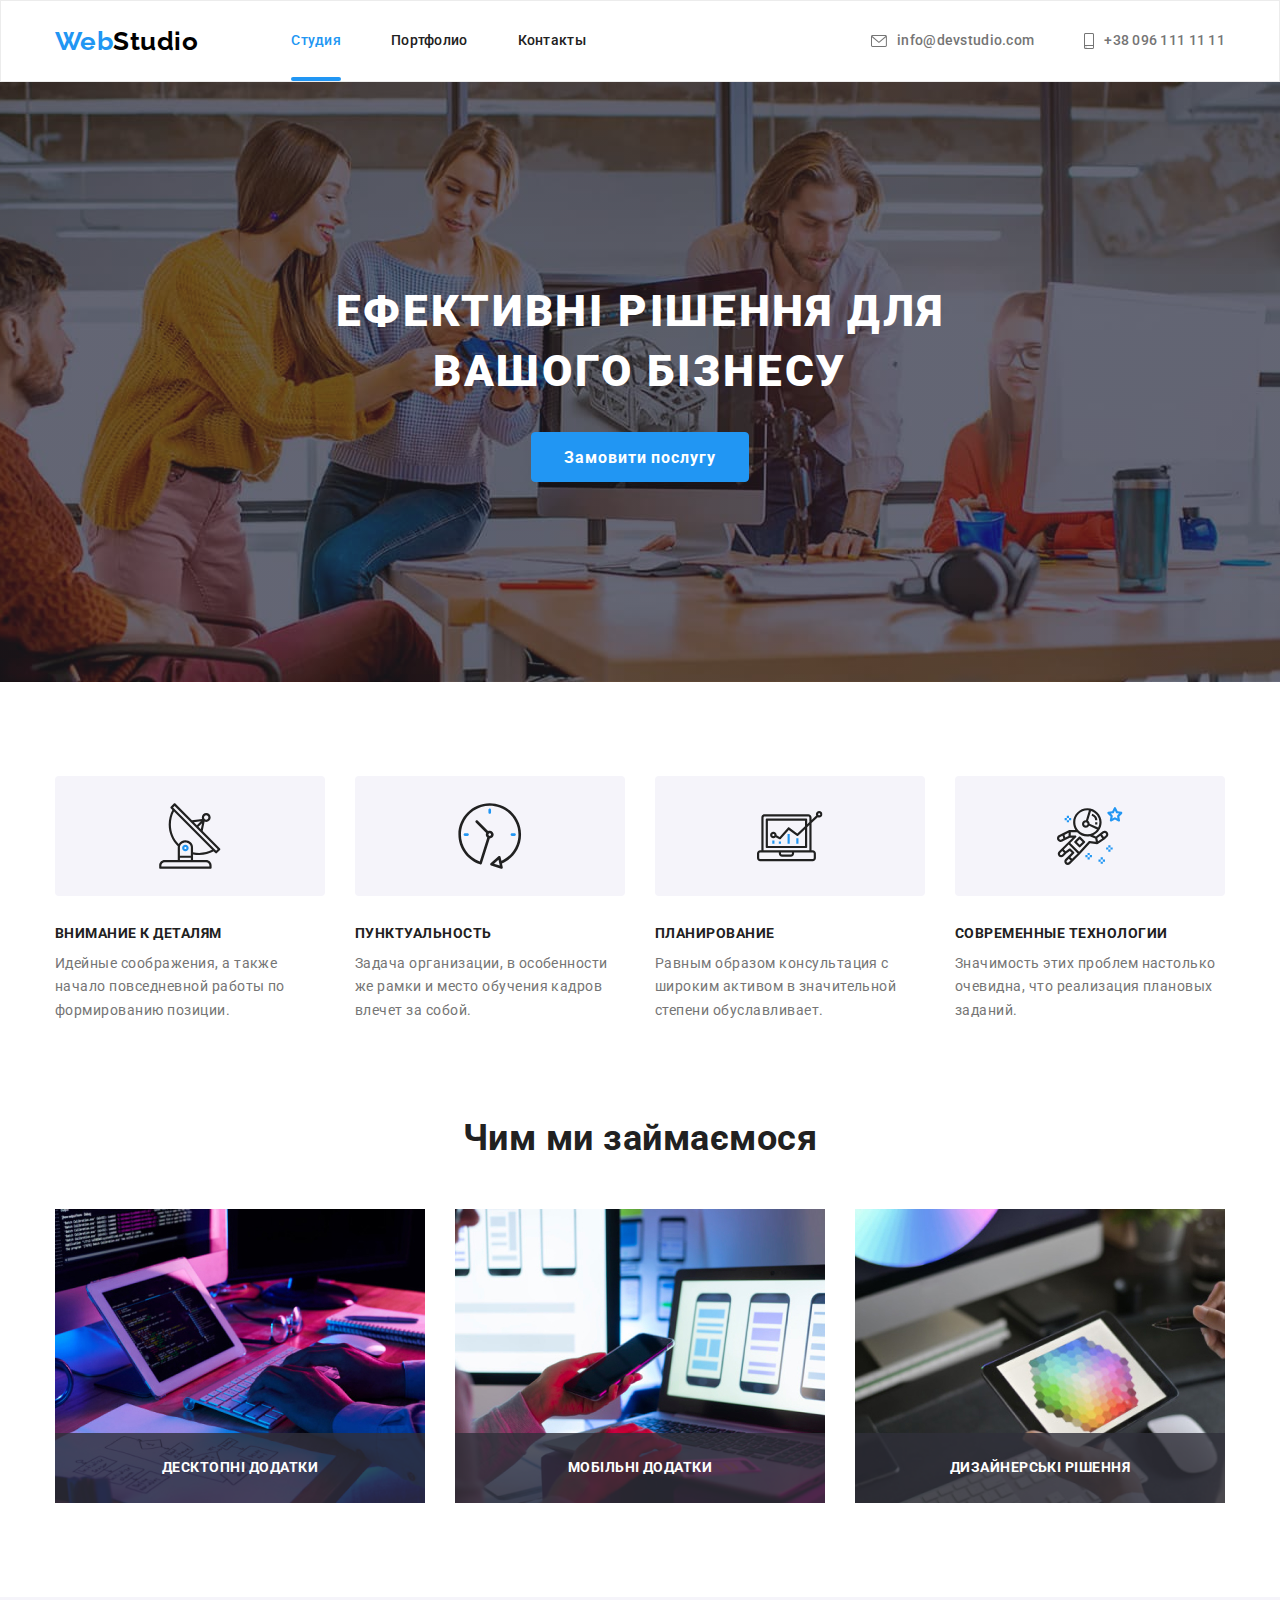
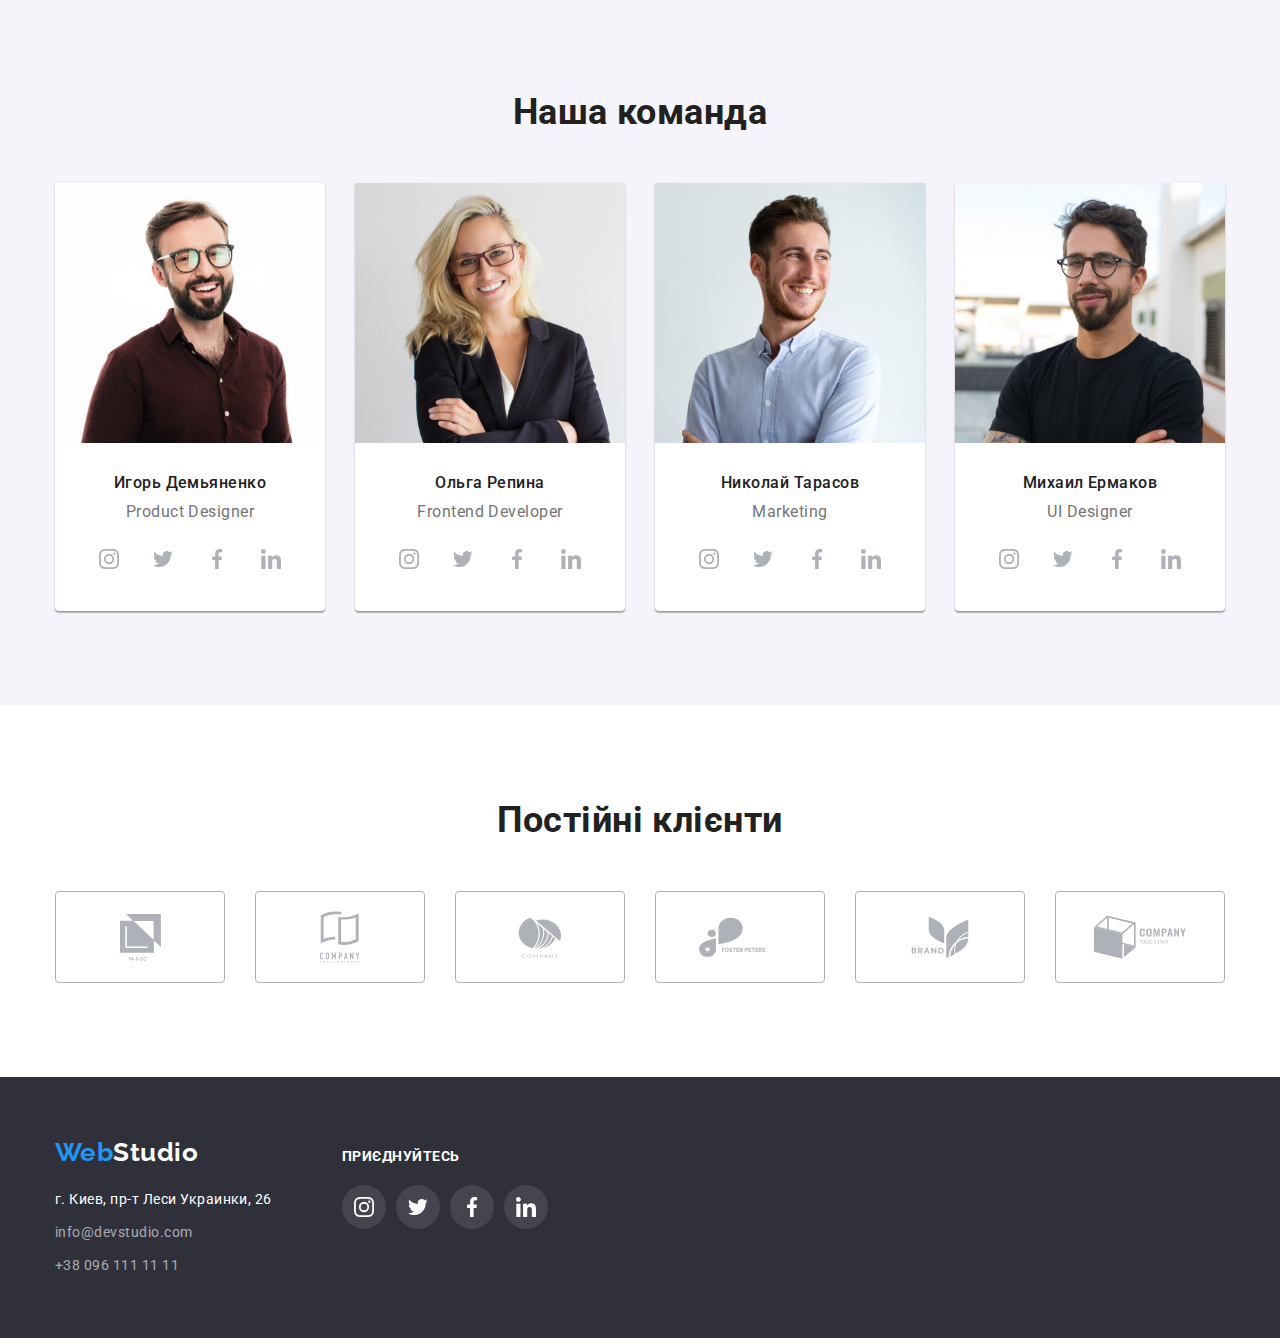
<file: index.html>
<!DOCTYPE html>
<html lang="ru">
    
<head>
    <meta charset="UTF-8">
    <meta http-equiv="X-UA-Compatible" content="IE=edge">
    <meta name="viewport" content="width=device-width, initial-scale=1.0">
    <title>Sample</title>
    <link href="https://fonts.googleapis.com/css2?family=Raleway:wght@700&family=Roboto:wght@400;500;700;900&display=swap"
        rel="stylesheet">
    <link rel="stylesheet" href="https://cdnjs.cloudflare.com/ajax/libs/modern-normalize/1.1.0/modern-normalize.min.css">
    <link rel="stylesheet" href="./css/styles.css">
</head>
<!--body-->
<body>
    <!--Header-->
    <header class="header">
        <!--Navigation-->
        <div class="container head-nav">
                <nav class="nav">
                    <a class="logo" href="./index.html"><span class="logo-color">Web</span>Studio</a>
                    <ul class="nav-list list">
                        <li class="nav-content">
                            <a class="nav-item current" href="">Студия</a>
                        </li>
                        <li class="nav-content">
                            <a class="nav-item" href="./portfolio.html">Портфолио</a>
                        </li>
                        <li class="nav-content">
                            <a class="nav-item" href="">Контакты</a>
                        </li>
                    </ul>
                </nav>
                <ul class="contacts-list list">
                    <li class="contacts-item"><a class="contacts-mail" href="mailto:info@devstudio.com">
                        <svg class="mail-icon" width="16" height="12">
                            <use href="./images/symbol-defs.svg#icon-envelope"></use>
                        </svg>
                        info@devstudio.com</a></li>
                    <li class="contacts-item"><a class="contacts-tel" href="tel:+380961111111">
                        <svg class="tel-icon" width="10" height="16">
                            <use href="./images/symbol-defs.svg#icon-smartphone"></use>
                        </svg>
                        +38 096 111 11 11</a></li>
                </ul>
        </div>
    </header>
    <!--Main content-->
    <main>
        <!--Service order-->
            <section class="hero">
                <div class="overlay">
                    <div class="container">
                    <h1 class="title">Ефективні рішення для вашого бізнесу</h1>
                    <button data-modal-open class="order-button">Замовити послугу</button>
                    </div>
                </div>
                <div class="backdrop is-hidden" data-modal>
                    <div class="modal">
                        <div class="btn-box">
                            <button data-modal-close class="btn-close">
                                <svg width="11" height="11">
                                    <use href="./images/symbol-defs.svg#icon-close"></use>
                                </svg>
                            </button>
                        </div>
                    </div>
                </div>
            </section>
        <!--Company rules-->
        <section class="rules section">
            <div class="container">
                <h2 hidden>Company rules</h2>
                <ul class="rules-list list">
                    <li class="rules-item satelite">
                        <div class="box">
                            <svg class="satelite" width="65.5" height="70">
                                <use href="./images/symbol-defs.svg#icon-satelite"></use>
                            </svg>
                        </div>
                        <h3 class="rules-title">Внимание к деталям</h3>
                        <p class="rules-text">Идейные соображения, а также начало повседневной работы по формированию позиции.</p>
                    </li>
                    <li class="rules-item">
                        <div class="box">
                            <svg class="satelite" width="65.5" height="70">
                                <use href="./images/symbol-defs.svg#icon-clock"></use>
                            </svg>
                        </div>
                        <h3 class="rules-title">Пунктуальность</h3>
                        <p class="rules-text">Задача организации, в особенности же рамки и место обучения кадров влечет за собой.</p>
                    </li>
                    <li class="rules-item">
                        <div class="box">
                            <svg class="satelite" width="65.5" height="70">
                                <use href="./images/symbol-defs.svg#icon-laptop"></use>
                            </svg>
                        </div>
                        <h3 class="rules-title">Планирование</h3>
                        <p class="rules-text"> Равным образом консультация с широким активом в значительной степени обуславливает.</p>
                    </li>
                    <li class="rules-item">
                        <div class="box">
                            <svg class="satelite" width="65.5" height="70">
                                <use href="./images/symbol-defs.svg#icon-astronaut"></use>
                            </svg>
                        </div>
                        <h3 class="rules-title">Современные технологии</h3>
                        <p class="rules-text">Значимость этих проблем настолько очевидна, что реализация плановых заданий.</p>
                    </li>
                </ul>
            </div>
        </section>
        <section class="work">
            <div class="container">
                <h2 class="work-title">Чим ми займаємося</h2>
                <ul class="work-list list">
                    <li class="work-list-item"><img src="./images/picture1.jpg" alt="Приложения для ПК" width="370">
                        <div class="work-item">
                            <p class="work-item-title">Десктопні додатки</p>
                        </div>
                    </li>
                    <li class="work-list-item"><img src="./images/picture2.jpg" alt="Приложения для мобильных телефонов" width="370">
                        <div class="work-item">
                            <p class="work-item-title">Мобільні додатки</p>
                        </div>
                    </li>
                    <li class="work-list-item"><img src="./images/picture3.jpg" alt="Приложения для планшетов" width="370">
                        <div class="work-item">
                            <p class="work-item-title">Дизайнерські рішення</p>
                        </div>
                    </li>
                </ul>
            </div>
        </section>
                <!--Team-->
        <section class="section team">
            <div class="container">
                <h2 class="team-title">Наша команда</h2>
                <ul class="team-list list">
                    <li class="team-list-item"><img src="./images/person1.jpg" alt="Парень в очках" width="270">
                        <h3 class="team-list-title">Игорь Демьяненко</h3>
                        <p lang="en" class="team-list-text">Product Designer</p>
                        <ul class="net-list list">
                            <li class="net-item"><a class="net-link" href="">
                                <svg class="net-icon" width="20" height="20">
                                    <use href="./images/symbol-defs.svg#icon-instagram"></use>
                                </svg>
                            </a></li>
                            <li class="net-item"><a class="net-link" href="">
                                <svg class="net-icon" width="20" height="20">
                                    <use href="./images/symbol-defs.svg#icon-Twitter"></use>
                                </svg>
                                </a></li>
                            <li class="net-item"><a class="net-link" href="">
                                <svg class="net-icon" width="20" height="20">
                                    <use href="./images/symbol-defs.svg#icon-facebook"></use>
                                </svg>
                                </a></li>
                            <li class="net-item"><a class="net-link" href="">
                                <svg class="net-icon" width="20" height="20">
                                    <use href="./images/symbol-defs.svg#icon-linkedin"></use>
                                </svg>
                                </a></li>
                        </ul>
                    </li>
                    <li class="team-list-item"><img src="./images/person2.jpg" alt="Девушка в очках." width="270">
                        <h3 class="team-list-title">Ольга Репина</h3>
                        <p lang="en" class="team-list-text">Frontend Developer</p>
                        <ul class="net-list list">
                            <li class="net-item"><a class="net-link" href="">
                                <svg class="net-icon" width="20" height="20">
                                    <use href="./images/symbol-defs.svg#icon-instagram"></use>
                                </svg>
                                </a></li>
                            <li class="net-item"><a class="net-link" href="">
                                <svg class="net-icon" width="20" height="20">
                                    <use href="./images/symbol-defs.svg#icon-Twitter"></use>
                                </svg>
                                </a></li>
                            <li class="net-item"><a class="net-link" href="">
                                <svg class="net-icon" width="20" height="20">
                                    <use href="./images/symbol-defs.svg#icon-facebook"></use>
                                </svg>
                                </a></li>
                            <li class="net-item"><a class="net-link" href="">
                                <svg class="net-icon" width="20" height="20">
                                    <use href="./images/symbol-defs.svg#icon-linkedin"></use>
                                </svg>
                                </a></li>
                        </ul>
                    </li>
                    <li class="team-list-item"><img src="./images/person3.jpg" alt="Парень улыбается" width="270">
                        <h3 class="team-list-title">Николай Тарасов</h3>
                        <p lang="en" class="team-list-text">Marketing</p>
                        <ul class="net-list list">
                            <li class="net-item"><a class="net-link" href="">
                                <svg class="net-icon" width="20" height="20">
                                    <use href="./images/symbol-defs.svg#icon-instagram"></use>
                                </svg>
                                </a></li>
                            <li class="net-item"><a class="net-link" href="">
                                <svg class="net-icon" width="20" height="20">
                                    <use href="./images/symbol-defs.svg#icon-Twitter"></use>
                                </svg>
                                </a></li>
                            <li class="net-item"><a class="net-link" href="">
                                <svg class="net-icon" width="20" height="20">
                                    <use href="./images/symbol-defs.svg#icon-facebook"></use>
                                </svg>
                                </a></li>
                            <li class="net-item"><a class="net-link" href="">
                                <svg class="net-icon" width="20" height="20">
                                    <use href="./images/symbol-defs.svg#icon-linkedin"></use>
                                </svg>
                                </a></li>
                        </ul>
                    </li>
                    <li class="team-list-item"><img src="./images/person4.jpg" alt="Парень в очках" width="270">
                        <h3 class="team-list-title">Михаил Ермаков</h3>
                        <p lang="en" class="team-list-text">UI Designer</p>
                        <ul class="net-list list">
                            <li class="net-item"><a class="net-link" href="">
                                <svg class="net-icon" width="20" height="20">
                                    <use href="./images/symbol-defs.svg#icon-instagram"></use>
                                </svg>
                                </a></li>
                            <li class="net-item"><a class="net-link" href="">
                                <svg class="net-icon" width="20" height="20">
                                    <use href="./images/symbol-defs.svg#icon-Twitter"></use>
                                </svg>
                                </a></li>
                            <li class="net-item"><a class="net-link" href="">
                                <svg class="net-icon" width="20" height="20">
                                    <use href="./images/symbol-defs.svg#icon-facebook"></use>
                                </svg>
                                </a></li>
                            <li class="net-item"><a class="net-link" href="">
                                <svg class="net-icon" width="20" height="20">
                                    <use href="./images/symbol-defs.svg#icon-linkedin"></use>
                                </svg>
                                </a></li>
                        </ul>
                    </li>
                </ul>
            </div>
        </section> 
        <section class="clients section">
            <div class="container">
                <h2 class="clients-title">Постійні клієнти</h2>
                <ul class="clients-list  list">
                    <li class="clients-item"><a class="clients-link" href="">
                        <svg class="clients-icon" width="41" height="47">
                            <use href="./images/symbol-defs.svg#icon-comp1"></use>
                        </svg>
                    </a></li>
                    <li class="clients-item"><a class="clients-link" href="">
                        <svg class="clients-icon" width="40" height="52">
                            <use href="./images/symbol-defs.svg#icon-comp2" width="40" height="52"></use>
                        </svg>
                    </a></li>
                    <li class="clients-item"><a class="clients-link" href="">
                        <svg class="clients-icon" width="43.5" height="41.2">
                            <use href="./images/symbol-defs.svg#icon-comp3"></use>
                        </svg>
                    </a></li>
                    <li class="clients-item"><a class="clients-link" href="">
                        <svg class="clients-icon" width="84.5" height="40.5">
                            <use href="./images/symbol-defs.svg#icon-comp4"></use>
                        </svg>
                    </a></li>
                    <li class="clients-item"><a class="clients-link" href="">
                        <svg class="clients-icon" width="62.5" height="42.5">
                            <use href="./images/symbol-defs.svg#icon-comp5"></use>
                        </svg>
                    </a></li>
                    <li class="clients-item"><a class="clients-link" href="">
                        <svg class="clients-icon" width="94" height="44">
                            <use href="./images/symbol-defs.svg#icon-comp6"></use>
                        </svg>
                    </a></li>
                </ul>
            </div>
        </section>
    </main>
    <!--Footer-->
    <footer class="footer">
        <div class="container">
            <div class="general">
                <div class="first">
                <a class="footer-logo" href=""><span class="logo-color">Web</span>Studio</a>
                <address class="address">
                    <ul class="address-list list">
                        <li class="footer-item"><a class="location"
                            href="https://www.google.com/maps/d/viewer?mid=10uSM3H-mIU3GznYo2szRIEphczw&hl=en_US&ll=50.42732700000001%2C30.538092&z=17"
                            target="_blank" rel="noopener noreferrer">г. Киев, пр-т Леси Украинки, 26</a>
                        </li>
                        <li class="footer-item">
                            <a class="mail" href="mailto:info@devstudio.com">info@devstudio.com</a>
                        </li>
                        <li class="footer-item">
                            <a class="tel" href="tel:+380961111111">+38 096 111 11 11</a>
                        </li>
                    </ul>
                </address>
                </div>
                <div class="social">
                    <p class="soc-text">
                        приєднуйтесь
                    </p>
                    <ul class="net-list list foot">
                        <li class="net-item"><a class="net-link soc" href="">
                                <svg class="net-icon icon" width="20" height="20">
                                    <use href="./images/symbol-defs.svg#icon-instagram"></use>
                                </svg>
                            </a></li>
                        <li class="net-item"><a class="net-link soc" href="">
                                <svg class="net-icon icon" width="20" height="20">
                                    <use href="./images/symbol-defs.svg#icon-Twitter"></use>
                                </svg>
                                </a></li>
                        <li class="net-item"><a class="net-link soc" href="">
                                <svg class="net-icon icon" width="20" height="20">
                                    <use href="./images/symbol-defs.svg#icon-facebook"></use>
                                </svg>
                                </a></li>
                        <li class="net-item"><a class="net-link soc" href="">
                                <svg class="net-icon icon" width="20" height="20">
                                    <use href="./images/symbol-defs.svg#icon-linkedin"></use>
                                </svg>
                                </a></li>
                    </ul>
                </div>
            </div>
        </div>
    </footer>
    <script>
         const refs = {
                openModalBtn: document.querySelector("[data-modal-open]"),
                closeModalBtn: document.querySelector("[data-modal-close]"),
                modal: document.querySelector("[data-modal]"),
            };

            refs.openModalBtn.addEventListener("click", toggleModal);
            refs.closeModalBtn.addEventListener("click", toggleModal);

            function toggleModal() {
                refs.modal.classList.toggle("is-hidden");
            }
    </script>
</body>

</html>
</file>
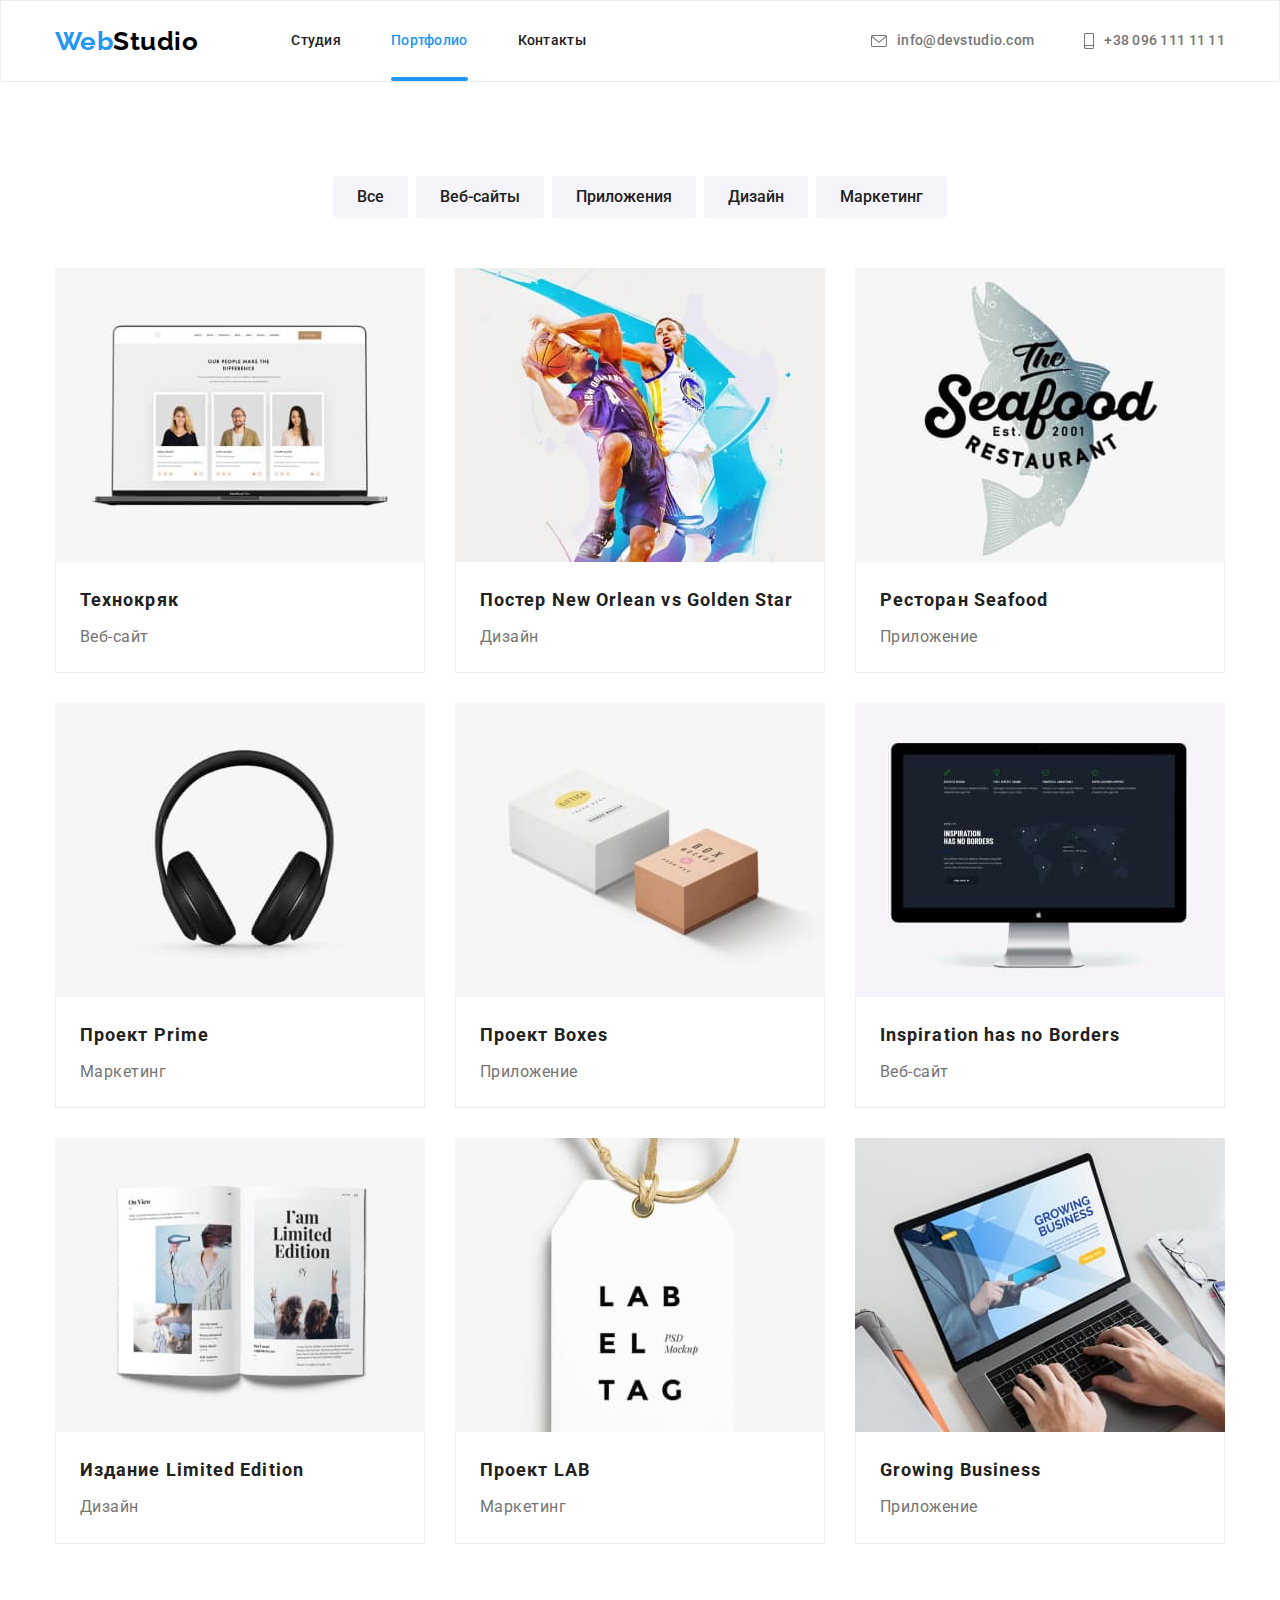
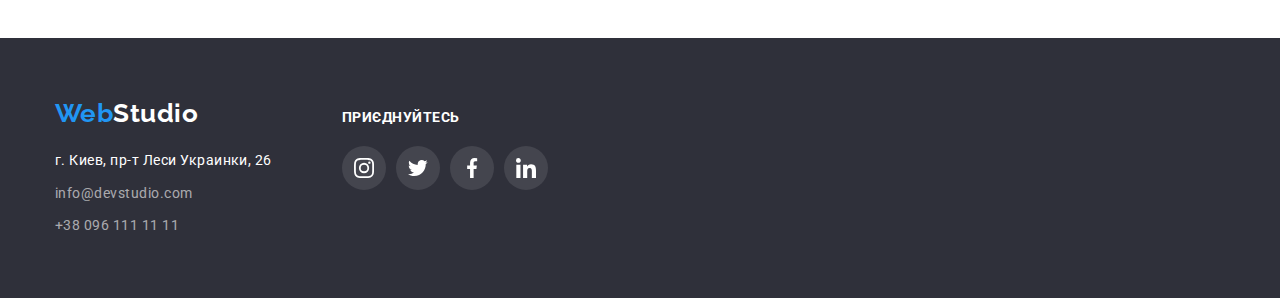
<file: portfolio.html>
<!DOCTYPE html>
<html lang="ru">

<head>
    <meta charset="UTF-8">
    <meta http-equiv="X-UA-Compatible" content="IE=edge">
    <meta name="viewport" content="width=device-width, initial-scale=1.0">
    <title>Document</title>
    <link href="https://fonts.googleapis.com/css2?family=Raleway:wght@700&family=Roboto:wght@400;500;700;900&display=swap"
        rel="stylesheet">
    <link rel="stylesheet" href="https://cdnjs.cloudflare.com/ajax/libs/modern-normalize/1.1.0/modern-normalize.min.css">
    <link rel="stylesheet" href="./css/styles.css">
</head>
<!--body-->
<body>
<!--header-->
    <header class="header">
        <!--Navigation-->
        <div class="container head-nav">
            <nav class="nav">
                <a class="logo" href="./index.html"><span class="logo-color">Web</span>Studio</a>
                <ul class="nav-list list">
                    <li class="nav-content">
                        <a class="nav-item" href="./index.html">Студия</a>
                    </li>
                    <li class="nav-content">
                        <a class="nav-item current" href="./portfolio.html">Портфолио</a>
                    </li>
                    <li class="nav-content">
                        <a class="nav-item" href="">Контакты</a>
                    </li>
                </ul>
            </nav>
            <ul class="contacts-list list">
                <li class="contacts-item"><a class="contacts-mail" href="mailto:info@devstudio.com">
                        <svg class="mail-icon" width="16" height="12">
                            <use href="./images/symbol-defs.svg#icon-envelope"></use>
                        </svg>
                        info@devstudio.com</a></li>
                <li class="contacts-item"><a class="contacts-tel" href="tel:+380961111111">
                        <svg class="tel-icon" width="10" height="16">
                            <use href="./images/symbol-defs.svg#icon-smartphone"></use>
                        </svg>
                        +38 096 111 11 11</a></li>
            </ul>
        </div>
    </header>
    <main>
    <!--main-->    
        <section class="section main-page">
        <!--section filter-->
            <div class="container">
                <h1 hidden>Filter</h1>
                <!-- hidden title -->
                <ul class="btn-list list">
                    <li class="btn-item">
                        <button class="btn" type="button">Все</button>
                    </li>
                    <li class="btn-item">
                        <button class="btn" type="button">Веб-сайты</button>
                    </li>
                    <li class="btn-item">
                        <button class="btn" type="button">Приложения</button>
                    </li>
                    <li class="btn-item">
                        <button class="btn" type="button">Дизайн</button>
                    </li>
                    <li class="btn-item">
                        <button class="btn" type="button">Маркетинг</button>
                    </li>
                </ul>
                <h2 hidden>Examples</h2>
                <!-- hidden title -->
                <ul class="images list">
                    <li class="images-item">
                        <a class="images-link" href="">
                            <div class="pre-photo">
                                <p class="text">Ресурс пропонує комплексні пропозиції з різним рівнем функціоналу та сервісів. Все це дозволить
                                    відвідувачу отримати
                                    вичерпні відомості про компанію чи приватну особу.</p>
                                <img class="photo" src="./images/portfolio1.jpg" alt="Ноутбук с карточками" width="370" height="294">
                            </div>
                            <div class="frame">
                                <h2 class="images-title">Технокряк</h2>
                                <p class="images-text">Веб-сайт</p>
                            </div>
                        </a>
                    </li>
                    <li class="images-item">
                        <a class="images-link" href="">
                            <div class="pre-photo">
                                <p class="text">Ресурс пропонує комплексні пропозиції з різним рівнем функціоналу та сервісів. Все це дозволить
                                    відвідувачу отримати
                                    вичерпні відомості про компанію чи приватну особу.</p>
                                <img src="./images/portfolio2.jpg" alt="Игроки баскетбола" width="370" height="294">
                            </div>
                            <div class="frame">
                                <h2 class="images-title">Постер New Orlean vs Golden Star</h2>
                                <p class="images-text">Дизайн</p>
                            </div>
                        </a>
                    </li>
                    <li class="images-item"> 
                        <a class="images-link" href="">
                            <div class="pre-photo">
                                <p class="text">Ресурс пропонує комплексні пропозиції з різним рівнем функціоналу та сервісів. Все це дозволить
                                    відвідувачу отримати
                                    вичерпні відомості про компанію чи приватну особу.</p>
                                <img src="./images/portfolio3.jpg" alt="Лого ресторана" width="370" height="294">
                            </div>
                            <div class="frame">
                                <h2 class="images-title">Ресторан Seafood</h2>
                                <p class="images-text">Приложение</p>
                            </div>
                        </a>
                    </li>
                    <li class="images-item"> 
                        <a class="images-link" href="">
                            <div class="pre-photo">
                                <p class="text">Ресурс пропонує комплексні пропозиції з різним рівнем функціоналу та сервісів. Все це дозволить
                                    відвідувачу отримати
                                    вичерпні відомості про компанію чи приватну особу.</p>
                                <img src="./images/portfolio4.jpg" alt="Наушники" width="370" height="294">
                            </div>
                            <div class="frame">
                                <h2 class="images-title">Проект Prime</h2>
                                <p class="images-text">Маркетинг</p>
                            </div>
                        </a>
                    </li>
                    <li class="images-item"> 
                        <a class="images-link" href="">
                            <div class="pre-photo">
                                <p class="text">Ресурс пропонує комплексні пропозиції з різним рівнем функціоналу та сервісів. Все це дозволить
                                    відвідувачу отримати
                                    вичерпні відомості про компанію чи приватну особу.</p>
                                <img src="./images/portfolio5.jpg" alt="Две коробки" width="370" height="294">
                            </div>
                            <div class="frame">
                                <h2 class="images-title">Проект Boxes</h2>
                                <p class="images-text">Приложение</p>
                            </div>
                        </a>
                    </li>
                    <li class="images-item"> 
                        <a class="images-link" href="">
                            <div class="pre-photo">
                                <p class="text">Ресурс пропонує комплексні пропозиції з різним рівнем функціоналу та сервісів. Все це дозволить
                                    відвідувачу отримати
                                    вичерпні відомості про компанію чи приватну особу.</p>
                                <img src="./images/portfolio6.jpg" alt="Монитор" width="370" height="294">
                            </div>
                            <div class="frame">
                                <h2 class="images-title">Inspiration has no Borders</h2>
                                <p class="images-text">Веб-сайт</p>
                            </div>
                        </a>
                    </li>
                    <li class="images-item"> 
                        <a class="images-link" href="">
                            <div class="pre-photo">
                                <p class="text">Ресурс пропонує комплексні пропозиції з різним рівнем функціоналу та сервісів. Все це дозволить
                                    відвідувачу отримати
                                    вичерпні відомості про компанію чи приватну особу.</p>
                                <img src="./images/portfolio7.jpg" alt="Журнал" width="370" height="294">
                            </div>
                            <div class="frame">
                                <h2 class="images-title">Издание Limited Edition</h2>
                                <p class="images-text">Дизайн</p>
                            </div>
                        </a>
                    </li>
                    <li class="images-item"> 
                        <a class="images-link" href="">
                            <div class="pre-photo">
                                <p class="text">Ресурс пропонує комплексні пропозиції з різним рівнем функціоналу та сервісів. Все це дозволить
                                    відвідувачу отримати
                                    вичерпні відомості про компанію чи приватну особу.</p>
                                <img src="./images/portfolio8.jpg" alt="Этикетка" width="370" height="294">
                            </div>
                            <div class="frame">
                                <h2 class="images-title">Проект LAB</h2>
                                <p class="images-text">Маркетинг</p>
                            </div>
                        </a>
                    </li>
                    <li class="images-item"> 
                        <a class="images-link" href="">
                            <div class="pre-photo">
                                <p class="text">Ресурс пропонує комплексні пропозиції з різним рівнем функціоналу та сервісів. Все це дозволить
                                    відвідувачу отримати
                                    вичерпні відомості про компанію чи приватну особу.</p>
                                <img src="./images/portfolio9.jpg" alt="Работа за ноутбуком" width="370" height="294">
                            </div>
                            <div class="frame">
                                <h2 class="images-title">Growing Business</h2>
                                <p class="images-text">Приложение</p>
                            </div>
                        </a>
                    </li>
                </ul>
            </div>
        </section>
    </main>
<!--FOOTER-->    
    <footer class="footer">
        <div class="container">
            <div class="general">
                <div class="first">
                    <a class="footer-logo" href=""><span class="logo-color">Web</span>Studio</a>
                    <address class="address">
                        <ul class="address-list list">
                            <li class="footer-item"><a class="location"
                                    href="https://www.google.com/maps/d/viewer?mid=10uSM3H-mIU3GznYo2szRIEphczw&hl=en_US&ll=50.42732700000001%2C30.538092&z=17"
                                    target="_blank" rel="noopener noreferrer">г. Киев, пр-т Леси Украинки, 26</a>
                            </li>
                            <li class="footer-item">
                                <a class="mail" href="mailto:info@devstudio.com">info@devstudio.com</a>
                            </li>
                            <li class="footer-item">
                                <a class="tel" href="tel:+380961111111">+38 096 111 11 11</a>
                            </li>
                        </ul>
                    </address>
                </div>
                <div class="social">
                    <p class="soc-text">
                        приєднуйтесь
                    </p>
                    <ul class="net-list list">
                        <li class="net-item"><a class="net-link soc" href="">
                                <svg class="net-icon icon" width="20" height="20">
                                    <use href="./images/symbol-defs.svg#icon-instagram"></use>
                                </svg>
                            </a></li>
                        <li class="net-item"><a class="net-link soc" href="">
                                <svg class="net-icon icon" width="20" height="20">
                                    <use href="./images/symbol-defs.svg#icon-Twitter"></use>
                                </svg>
                                </a></li>
                        <li class="net-item"><a class="net-link soc" href="">
                                <svg class="net-icon icon" width="20" height="20">
                                    <use href="./images/symbol-defs.svg#icon-facebook"></use>
                                </svg>
                                </a></li>
                        <li class="net-item"><a class="net-link soc" href="">
                                <svg class="net-icon icon" width="20" height="20">
                                    <use href="./images/symbol-defs.svg#icon-linkedin"></use>
                                </svg>
                                </a></li>
                    </ul>
                </div>
            </div>
        </div>
    </footer>
</body>
</html>
</file>
<file: css/styles.css>
:root {
    --primary-text-color: #212121;
    --secondary-text-color:#757575;
    --special-text-color:#2196F3;
    --nav-bg-color: #fff;
    --main-bg-color:#fff;
    --special-bg-color:#2F303A;
    --basic-animation: 250ms cubic-bezier(0.4, 0, 0.2, 1);
}
/* body */
h1, h2, h3, h4, h5, h6, p {
    margin: 0px;
    padding: 0px;
}
body {
    color: var(--primary-text-color);
    background-color: var(--main-bg-color);
    font-family: 'Roboto', sans-serif;
    font-style: normal;
    letter-spacing: 0.03em;
}
.container {
    width: 1200px;
    padding-left: 15px;
    padding-right: 15px;
    margin-left: auto;
    margin-right: auto;
    /* outline: 2px solid tomato; */
}
/* header */
.header {
    background-color: var(--nav-bg-color);
    border: 1px solid #ECECEC;
}
.nav,
.head-nav {
    display: flex;
    align-items: center;
    justify-content: space-between;
}   
.logo {
    display: inline-block;
    margin-right: 93px;

    color:#000000;
    text-decoration: none;
    font-family: 'Raleway';
    font-weight: 700;
    font-size: 26px;
    line-height: 1.19;
}
.logo-color {
    color: var(--special-text-color)
}
.nav-list {
    display: flex;
}
.nav-content:not(:last-child) {
    margin-right: 50px;
}
/* Common for all lists */
.list {
    margin: 0px;
    padding: 0px;
    list-style: none;
}
.nav-item {
    transition: color var(--basic-animation);

    display: block;
    padding-top: 32px;
    padding-bottom: 32px;
    
    color: var(--primary-text-color);
    text-decoration: none;
    font-weight: 500;
    font-size: 14px;
    line-height: 1.14;
    letter-spacing: 0.02em;
}
.nav-item:hover,
.nav-item:focus {
    color: var(--special-text-color);
}
.nav .nav-item.current {
    color: var(--special-text-color)
}
.nav-content {
    position: relative;
}
.current::after {
   content: "";
   position: absolute;
   left:0;
   bottom:0;

   width: 100%;
   height: 4px;
   
   background-color: var(--special-text-color);
   border-radius: 2px;
   /* transition: transform var(--basic-animation);
   transform: rotateY(0deg); */
}
/* .current:hover::after,
.current:focus::after
{
transform: rotateY(120deg);
} */
.contacts-list {
    display: flex;
}
.contacts-item:not(:last-child) {
margin-right: 50px;
}
.mail-icon,
.tel-icon {
    fill: var(--secondary-text-color);
    margin-right: 10px;
    transition: fill var(--basic-animation);
}
.contacts-mail,
.contacts-tel {
    transition-property: color;
    transition-duration: 250ms;
    transition-timing-function: cubic-bezier(0.4, 0, 0.2, 1);

    display: flex;
    justify-content: center;
    align-items: center;
    padding-top: 32px;
    padding-bottom: 32px;

    color: var(--secondary-text-color);
    text-decoration: none;
    font-weight: 500;
    font-size: 14px;
    line-height: 1.14;
    letter-spacing: 0.02em;
}
.contacts-mail:hover,
.contacts-mail:focus {
    color: var(--special-text-color);
}
.contacts-mail:hover .mail-icon,
.contacts-mail:focus .mail-icon{
    fill: var(--special-text-color);
}
.contacts-tel:hover,
.contacts-tel:focus {
    color: var(--special-text-color);
}
.contacts-tel:hover .tel-icon,
.contacts-tel:focus .tel-icon {
    fill: var(--special-text-color);
}
/* Common fo all sections */
.section {
    padding-top: 94px;
    padding-bottom: 94px;
}
/* service order */
.hero {
    background-color: var(--special-bg-color);
    padding-top: 200px;
    padding-bottom: 200px;
    text-align: center;
/* added backgroung photo */
    max-width: 1600px;
    margin-left: auto;
    margin-right: auto;
    background-image: linear-gradient(rgba(47, 48, 58, 0.4), rgba(47, 48, 58, 0.4)), url(../images/hero-image.jpg);
    background-repeat: no-repeat;
    background-position: center;
    background-size: cover;
}
/* adding backdrop */
.backdrop {
    position: fixed;
    top: 0;
    left: 0;
    z-index: 10;

    width: 100%;
    height: 100%;

    background-color: rgba(0, 0, 0, 0.2);

    /* adding animation for backdrop */
    opacity: 1;
    transition: opacity var(--basic-animation);
}
.backdrop.is-hidden {
    opacity: 0;
    visibility: hidden;
    pointer-events: none;
}
/* modal window closed condition */
.backdrop.is-hidden .modal {
transform: rotate(90deg);
}
/* modal window opened condition */
.modal {
    position: absolute;
    top: 50%;
    left: 50%;
    transform: translate(-50%, -50%) rotate(0deg);
    transition: transform var(--basic-animation);

    min-width: 528px;
    min-height: 581px;
    padding: 8px;
    
    background-color: var(--main-bg-color);
    box-shadow: 0px 1px 3px rgba(0, 0, 0, 0.12), 0px 1px 1px rgba(0, 0, 0, 0.14), 0px 2px 1px rgba(0, 0, 0, 0.2);
    border-radius: 4px;
}
.btn-box {
    position: relative;
}
.btn-close {
    position: absolute;
    top: 0;
    right: 0;

    display: flex;
    justify-content: center;
    align-items: center;
    width: 30px;
    height: 30px;
    padding: 10px;

    cursor: pointer;

    border: 1px solid rgba(0, 0, 0, 0.1);
    border-radius: 50%;
    background-color: var(--main-bg-color);
}
.title {
    display: inline-block;
    margin-bottom: 30px;
    width: 696px;
    
    color: var(--main-bg-color);
    font-weight: 900;
    font-size: 44px;
    line-height: 1.36;
    letter-spacing: 0.06em;
    text-transform: uppercase;
}
.order-button {
    display: block;
    min-width: 216px;
    height: 50px;
    border: 1px solid;
    border-color: var(--special-text-color);
    border-radius: 4px;
    padding: 10px 32px;
    margin-right: auto;
    margin-left: auto;

    color: #ffffff;
    background-color: var(--special-text-color);
    cursor: pointer;
    font-weight: 700;
    font-size: 16px;
    line-height: 1.87;
         
    letter-spacing: 0.06em;
}
/* Company rules */
.rules-list {
    display: flex;
}
.rules-item:not(:last-child) {
    margin-right: 30px;
}
.box {
    display: flex;
    justify-content: center;
    align-items: center;
    width: 270px;
    height: 120px;
    background: #F5F4FA;
    border-radius: 4px;
    gap: 30px;
    margin-bottom: 30px;
}
.rules-item {
    width: 270px;
}
.rules-title {
    margin-bottom: 10px;
    
    color: var(--primary-text-color);
    font-weight: 700;
    font-size: 14px;
    line-height: 1.14;
    text-transform: uppercase;
}
.rules-text {
    color: var(--secondary-text-color);
    font-weight: 400;
    font-size: 14px;
    line-height: 1.7;   
}
.work-list {
    display: flex;   
}
.work {
    padding-bottom: 94px;
}
.work-list-item:not(:last-child) {
    margin-right: 30px;
}
.work-list-item {
    position: relative;
}
.work-item {
    position: absolute;
    bottom: 0;

    display: flex;
    justify-content: center;
    align-items: center;
    width: 370px;
    height: 70px;

    background-color: rgba(47, 48, 58, 0.8);
}
.work-item-title {
    color: #FFFFFF;
    font-weight: 700;
    font-size: 14px;
    line-height: 1.14;
    text-transform: uppercase;
}
.work-title,
.team-title {
    margin-bottom: 50px;
    
    font-weight: 700;
    font-size: 36px;
    line-height: 1.17;
    text-align: center;
    text-align: center;
}
/* Team */
.team-list {
    display: flex;
}
.team {
    background-color: #F5F4FA;
}
.team-list-item {
    width: 270px;
    box-shadow: 0px 1px 3px rgba(0, 0, 0, 0.12), 0px 1px 1px rgba(0, 0, 0, 0.14), 0px 2px 1px rgba(0, 0, 0, 0.2);
    border-radius: 0px 0px 4px 4px;

    background-color: #ffffff;
}
.team-list-item:not(:last-child) {
margin-right: 30px;
}
.team-list-title {
    padding-top: 30px;
    margin-bottom: 10px;
    
    color: var(--primary-text-color);
    font-weight: 500;
    font-size: 16px;
    line-height: 1.19;
    text-align: center;
}
.team-list-text {
    margin-bottom: 16px;
    
    color: var(--secondary-text-color);
    font-weight: 400;
    font-size: 16px;
    line-height: 1.19;
    text-align: center;
}
.net-list {
    display: flex;
    justify-content: center;
    padding: 0;
    gap: 10px;
    padding-bottom: 30px;

}
.net-link {
    transition: background-color var(--basic-animation);

    display: flex;
    justify-content: center;
    align-items: center;
    width: 44px;
    height: 44px;
    border-radius: 50%;
    background-color:transparent;
}
.net-link:hover,
.net-link:focus {
    background-color: var(--special-text-color);
}
.net-link:hover .net-icon,
.net-link:focus .net-icon {
    fill: var(--main-bg-color);
}

.net-icon {
    transition: fill var(--basic-animation);

    fill: #AFB1B8;
}
/* Clients */
.clients-title {
    color: var(--primary-text-color);
    font-weight: 700;
    font-size: 36px;
    line-height: 1.17;
    text-align: center;
    margin-bottom: 50px;
}
.clients-list {
    display: flex;
    justify-content: center;
    gap: 30px;
    padding: 0;
}
.clients-link {
    transition: border-color var(--basic-animation);

    display: flex;
    justify-content: center;
    align-items: center;
    width: 170px;
    height: 92px;
    border: 1px solid #AFB1B8;
    border-radius: 4px;
}
.clients-icon {
    transition: fill var(--basic-animation);

    fill: #AFB1B8;
}
.clients-link:hover,
.clients-link:focus {
    border-color: var(--special-text-color);
}
.clients-link:hover .clients-icon,
.clients-link:focus .clients-icon {
    fill: var(--special-text-color)
}

/* -----------------footer----------------- */
.footer {
    background-color: var(--special-bg-color);
    padding-top: 60px;
    padding-bottom: 60px;
}
.general {
    display: flex;
}
.first {
    display: inline-block;
    margin: 0;
    padding: 0;
}
.social {
    display: inline-block;
    margin-left: 70px;
    padding-top: 12px;
}
.soc-text {
    margin-bottom: 20px;

    color: var(--main-bg-color);
    font-weight: 700;
    font-size: 14px;
    line-height: 1.14;
    text-transform: uppercase;
}
.soc {
background: rgba(255, 255, 255, 0.1);
}
.icon {
    fill: var(--main-bg-color)
}
.footer-logo {
    display: inline-block;
    margin-bottom: 20px;
    
    color: #ffffff;
    text-decoration: none;
    font-family: 'Raleway';
    font-style: normal;
    font-weight: 700;
    font-size: 26px;
    line-height: 1.19;
}
.address-list {
    padding: 0;
}
.foot {
    padding: 0;
}
.location {
    transition: color var(--basic-animation);

    display: inline-block;
    
    color: #FFFFFF;
    text-decoration: none;
    font-family: 'Roboto';
    font-style: normal;
    font-weight: 400;
    font-size: 14px;
    line-height: 1.7;
}
.footer-item:not(:last-child) {
    margin-bottom: 9px;
}
.location:hover,
.location:focus {
    color: var(--special-text-color);
}
.mail,
.tel {
    transition: color var(--basic-animation);

    display: inline-block;

    color: rgba(255, 255, 255, 0.6);
    text-decoration: none;
    font-family: 'Roboto';
    font-style: normal;
    font-weight: 400;
    font-size: 14px;
    line-height: 1.7;
}
.mail:hover,
.mail:focus {
    color: var(--special-text-color);
}
.tel:hover,
.tel:focus {
    color: var(--special-text-color)
}

/* ----------------PORTFOLIO---------------- */

.btn-list {
    display: flex;
    justify-content: center;
    margin-bottom: 50px;
}
.btn-item {
    text-align: center;
    align-items: center;
}
.btn-item:not(:last-child) {
    margin-right: 8px;
}
.btn {
    transition: color var(--basic-animation), 
    background-color var(--basic-animation),
    box-shadow var(--basic-animation);

    border-radius: 4px;
    border-color: transparent;
    padding: 6px 22px;

    color: var(--primary-text-color);
    background-color: #F5F4FA;
    cursor: pointer;
    font-family: 'Roboto';
    font-style: normal;
    font-weight: 500;
    font-size: 16px;
    line-height: 1.6;    
}
.btn:hover,
.btn:focus {
    color: #FFFFFF;
    background-color: var(--special-text-color);
    box-shadow: 0px 3px 1px rgba(0, 0, 0, 0.1), 0px 1px 2px rgba(0, 0, 0, 0.08), 0px 2px 2px rgba(0, 0, 0, 0.12);
}
.images {
    display: flex;
    flex-wrap: wrap;
}
.images-item {
    margin-right: 30px;
    margin-bottom: 30px;
    width: 370px;
    
    background-color: #FFFFFF;
}
.images-item:nth-child(3n) {
    margin-right: 0px;
}
.images-item:nth-last-child(-n+3) {
    margin-bottom: 0px;
}
.pre-photo {
    position: relative;
    overflow: hidden;
}
.pre-photo::before {
    display: inline-block;
    position: absolute;
    content: "";
    width: 100%;
    height: 100%;
    background-color: rgba(33, 150, 243, 0.9);

    opacity: 0;
    transform: translateY(100%);
    transition: opacity var(--basic-animation),
    transform var(--basic-animation);
}
.text {
    display: inline-block;
    position: absolute;
    padding: 63px 24px;

    opacity: 0;
    transform: translateY(100%);
    transition: opacity var(--basic-animation),
    transform var(--basic-animation);
    
    font-weight: 400;
    font-size: 18px;
    line-height: 1.55;
        
    color: #FFFFFF;
}
.images-link {
    transition: box-shadow var(--basic-animation);

    display: block;
    text-decoration: none;
}
.images-link:hover,
.images-link:focus {
    box-shadow: 0px 1px 1px rgba(0, 0, 0, 0.12), 0px 4px 4px rgba(0, 0, 0, 0.06), 1px 4px 6px rgba(0, 0, 0, 0.16);
}
.images-link:hover ::before,
.images-link:focus ::before {
    opacity: 1;
    transform: translateY(0%);
}
.images-link:hover .text,
.images-link:focus .text {
    opacity: 1;
    transform: translateY(0%);
}
.images-title {
    margin-bottom: 4px;
    
    color: var(--primary-text-color);
    font-family: 'Roboto';
    font-style: normal;
    font-weight: 700;
    font-size: 18px;
    line-height: 2;
    letter-spacing: 0.06em;
}
.images-text {

    color: var(--secondary-text-color);
    font-family: 'Roboto';
    font-style: normal;
    font-weight: 400;
    font-size: 16px;
    line-height: 1.9;
}
.frame {
    border: 1px solid #eeeeee;
    border-top: none;
    padding: 20px 24px;
}
img {
    display: block;
    max-width: 100%;
    height: auto;
}
</file>
